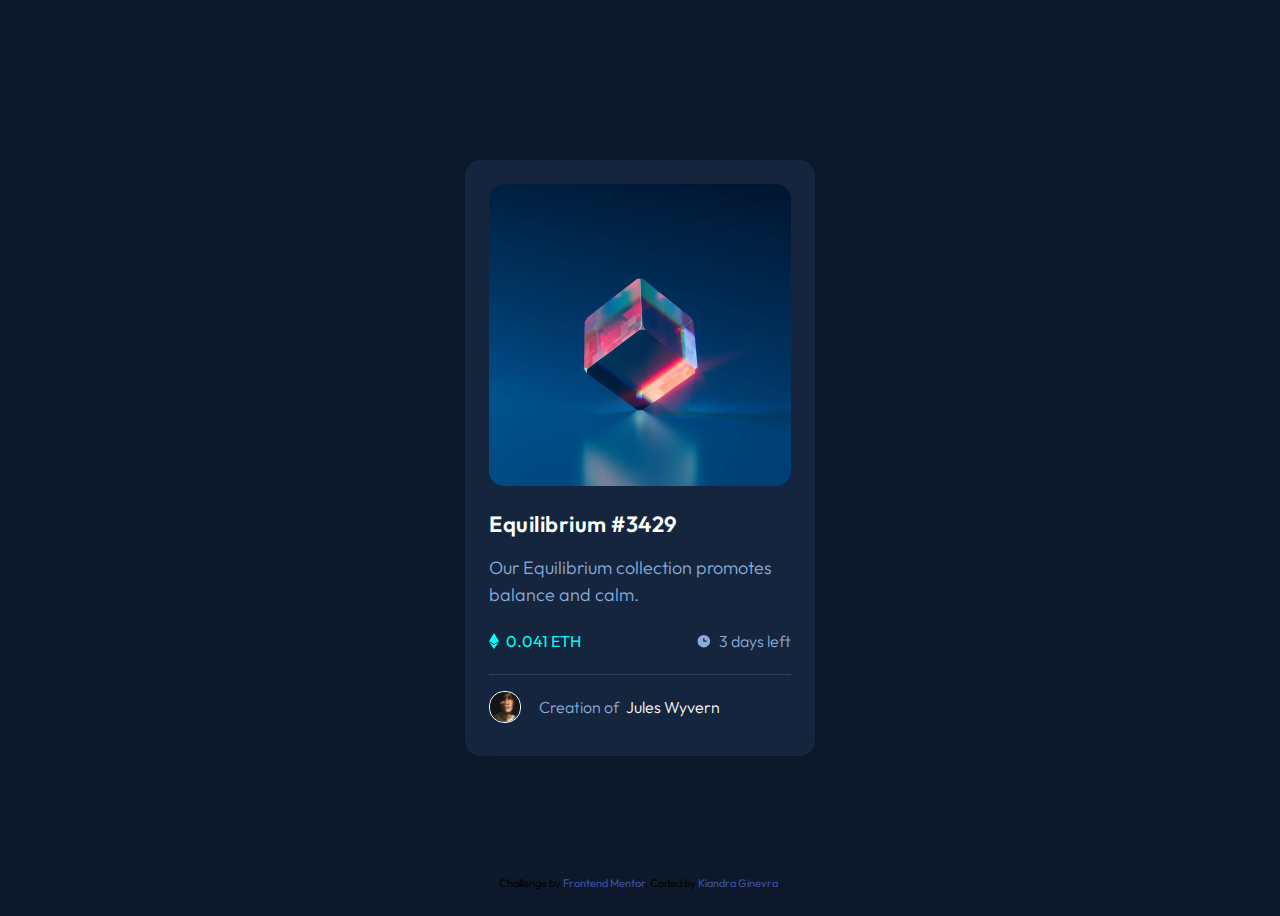
<file: nft-preview-card-component/index.html>
<!DOCTYPE html>
<html lang="en">
<head>
  <meta charset="UTF-8">
  <meta name="viewport" content="width=device-width, initial-scale=1.0">
  <link rel="icon" type="image/png" sizes="32x32" href="./images/favicon-32x32.png">
  <title>Frontend Mentor | NFT preview card component</title>
  <link rel="stylesheet" href="style.css">
</head>
<body>

  <main>
    <div class="image">
      <img src="images/image-equilibrium.jpg" alt="Equilibrium #3429" />
      <a href="#" class="overlay">
        <img src="images/icon-view.svg" alt="View" />
      </a>
    </div>

    <h1><a href="#">Equilibrium #3429</a></h1>
    <p>Our Equilibrium collection promotes balance and calm.</p>

    <div class="info">
      <span class="eth">
        <img src="images/icon-ethereum.svg" alt="Ethereum" />
        0.041 ETH
      </span>
      <span class="time">
        <img src="images/icon-clock.svg" alt="Clock" />
        3 days left
      </span>
    </div>
    <div class="creator">
      <img src="images/image-avatar.png" alt="Avatar" />
      Creation of <a href="#">Jules Wyvern</a>
    </div>
  </main>

  <footer>
    Challenge by <a href="https://www.frontendmentor.io?ref=challenge" target="_blank">Frontend Mentor</a>. 
    Coded by <a href="https://kiandraginevra.dev">Kiandra Ginevra</a>.
  </footer>
</body>
</html>
</file>
<file: nft-preview-card-component/style.css>
@import url('https://fonts.googleapis.com/css2?family=Outfit:wght@300;400;600&display=swap');

body {
  font-family: 'Outfit', sans-serif;
  background-color: hsl(217, 54%, 11%);
  height: 100vh;
  display: flex;
  flex-direction: column;
  justify-content: center;
  align-items: center;
}

main {
  background-color: hsl(216, 50%, 16%);
  color: hsl(0, 0%, 100%);
  max-width: 302px;
  margin: 0 24px;
  padding: 24px;
  border-radius: 15px;
  box-shadow: 10px 0 10px hsl(217, 54%, 11%);
}

main .image {
  position: relative;
}

main .image img {
  width: 100%;
  border-radius: 15px;
  position: relative;
  z-index: 1;
}

main .image .overlay {
  position: absolute;
  z-index: 2;
  top: 0;
  background-color: hsla(178, 100%, 50%, 0.5);
  border-radius: 15px;
  width: 100%;
  height: 99%;
  display: flex;
  justify-content: center;
  align-items: center;
  opacity: 0;
}

main .image .overlay img {
  width: 44px;
}

main .image:hover .overlay {
  opacity: 1;
}

h1 {
  font-size: 22px;
  font-weight: 600;
  letter-spacing: 0.5px;
  margin: 20px 0 -2px 0;
}

p {
  font-size: 18px;
  font-weight: 300;
  line-height: 27px;
  color: hsl(215, 51%, 70%);
  margin-bottom: 16px;
}

.info {
  display: flex;
  justify-content: space-between;
  border-bottom: 1px solid hsl(215, 32%, 27%);
  padding: 7px 0 23px 0;
  margin-bottom: 16px;
}

.info > span, .creator {
  display: flex;
  align-items: center;
  gap: 7px;
}

.eth {
  font-weight: 400;
  color: hsl(178, 100%, 50%);
}

.eth img {
  width: 10px;
}

.time {
  font-weight: 300;
  color: hsl(215, 51%, 70%);
}

.time img {
  width: 16px;
}

.creator {
  font-weight: 300;
  color: hsl(215, 51%, 70%);
  padding-bottom: 9px;
}

.creator img {
  width: 30px;
  border: 1px solid hsl(0, 0%, 100%);
  margin-right: 11px;
  border-radius: 15px;
}

a {
  color: hsl(0, 0%, 100%);
  text-decoration: none;
}

a:hover {
  color: hsl(178, 100%, 50%);
}

footer {
  font-size: 11px;
  text-align: center;
  position: absolute;
  bottom: 10px;
}

footer a {
  color: hsl(228, 45%, 44%);
}

@media screen and (max-width: 375px) {
  h1 {
    font-size: 20px;
  }

  p {
    font-size: 16px;
    line-height: 24px;
  }

  .info {
    padding: 0 0 16px 0;
  }

  .creator {
    padding-bottom: 0;
  }
}
</file>
